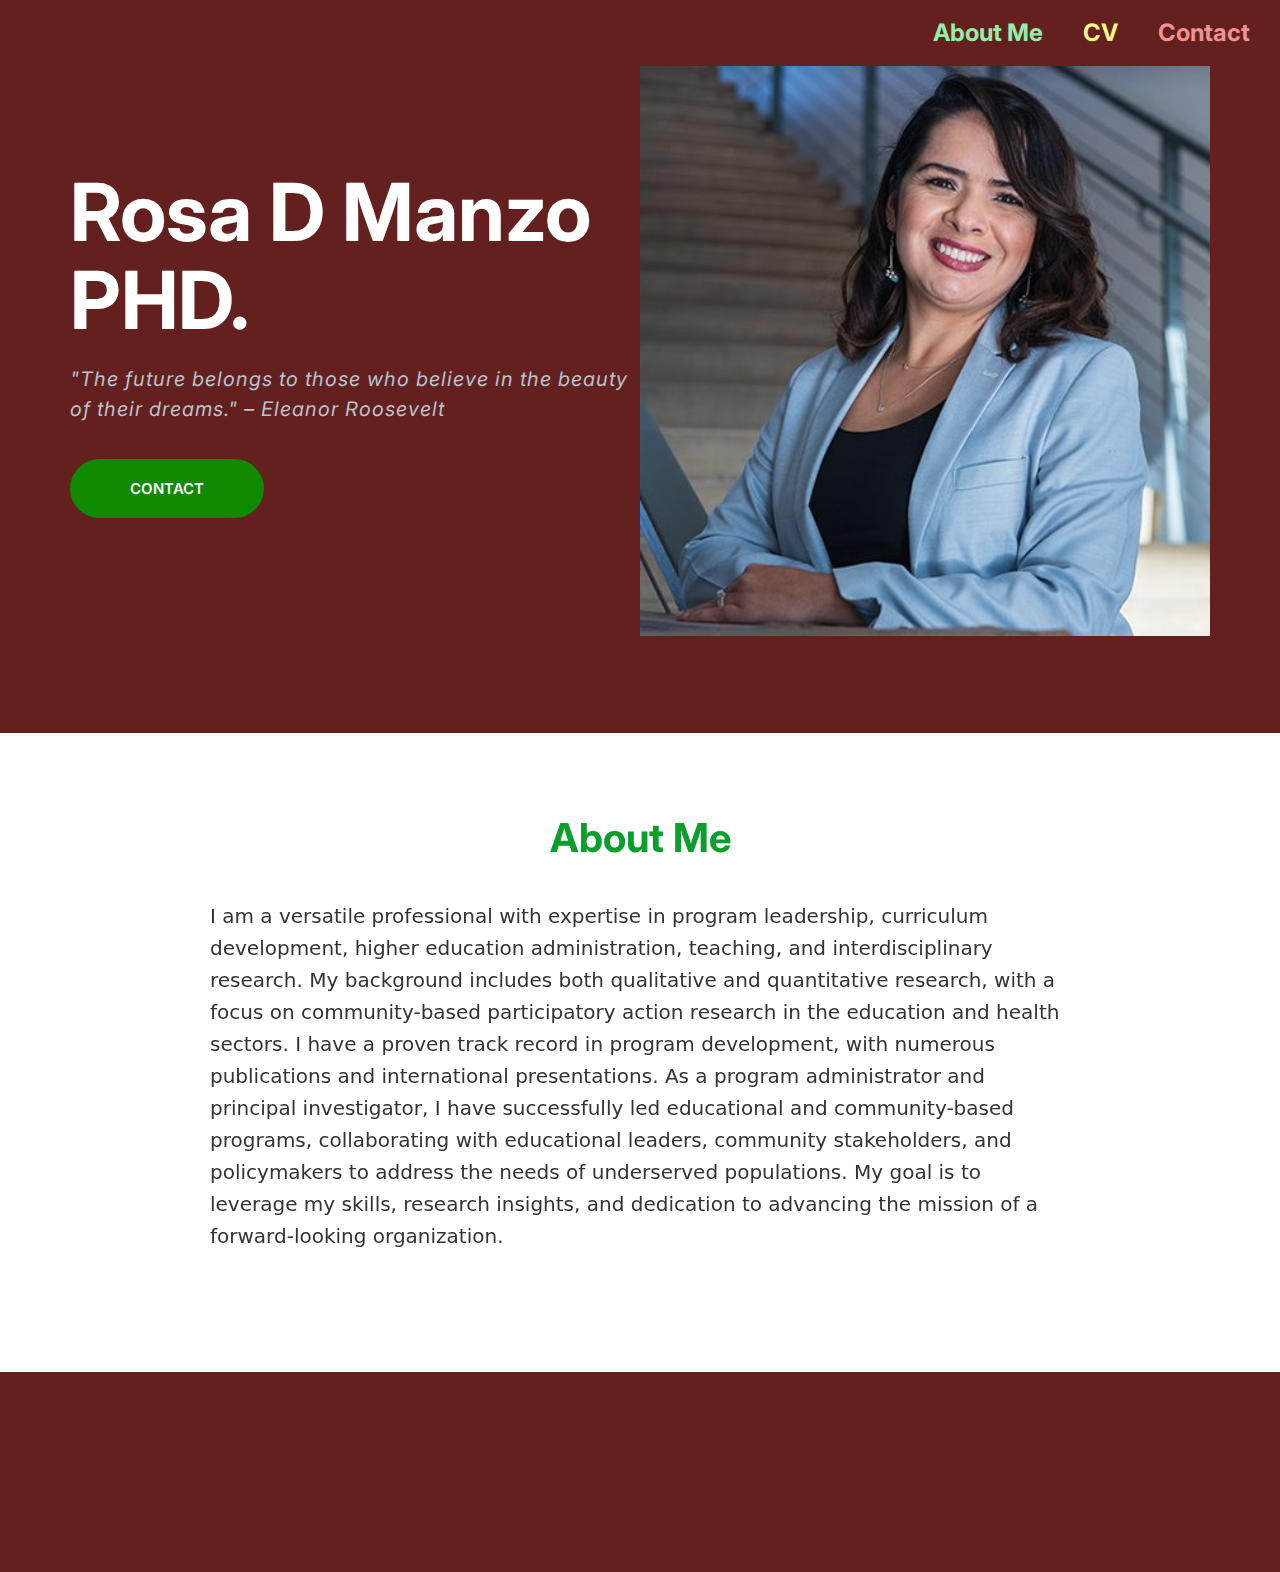
<file: index.html>
<!DOCTYPE html>
<html lang="en">
  <head>
    <meta charset="UTF-8" />
    <meta name="viewport" content="width=device-width, initial-scale=1.0" />
    <meta
      name="description"
      content="Deploy your websites in less than 60 seconds."
    />
    <meta
      property="og:title"
      content="Moshify - Deploy your websites in less than 60 seconds."
    />
    <meta
      property="og:description"
      content="Moshify is an imginary cloud hosting company. It's designed to teach people how to build modern websites using HTML5 and CSS3. To learn how to build this website from scratch, get the Ultimate HTML and CSS course on codewithmosh.com."
    />
    <meta property="og:type" content="website" />
    <!-- <meta property="og:image" content="http://moshified.com/moshify.jpg" /> -->
    <!-- <meta property="og:url" content="http://moshified.com" /> -->
    <title></title>
    <!-- <link rel="icon" href="images/favicon-sm.png" /> -->
    <!-- <link rel="apple-touch-icon" sizes="72x72" href="images/favicon-md.png" />
    <link rel="apple-touch-icon" sizes="144x144" href="images/favicon-lg.png" /> -->
    <link rel="preconnect" href="https://fonts.gstatic.com" />
    <link
      href="https://fonts.googleapis.com/css2?family=Inter:wght@400;600;700&display=swap"
      rel="stylesheet"
    />
    <link rel="stylesheet" href="css/normalize.css" />

    <link rel="stylesheet" href="css/styles.css" />
    <link rel="stylesheet" href="https://unpkg.com/aos@next/dist/aos.css" />
  </head>
  <body>
    <header>
      <nav class="nav collapsible">
        <a aria-label="Moshify" class="nav__brand" href="/">
          <!-- <img src="images/house.svg" alt="" -->
          <!-- /> -->
        </a>
        <svg class="icon icon--white nav__toggler">
          <use href="images/sprite.svg#menu"></use>
        </svg>
        <ul class="list nav__list collapsible__content">
          <li class="nav__item" id="nav__item1">
            <a class="non_default_link" href="./pages/about_me.html"
              >About Me</a
            >
          </li>
          <li class="nav__item" id="nav__item2">
            <a class="non_default_link" href="./pages/cv.html">CV</a>
          </li>
          <li class="nav__item" id="nav__item3">
            <a class="non_default_link" href="./pages/contact_me.html"
              >Contact</a
            >
          </li>
        </ul>
      </nav>
    </header>
    <section class="block block--dark block--skewed-left hero">
      <div class="container grid grid--1x2">
        <header class="block__header hero__content">
          <h1 data-aos="zoom-in-up" class="block__heading">
            Rosa D Manzo PHD.
          </h1>
          <p class="hero__tagline">
            "The future belongs to those who believe in the beauty of their
            dreams." – Eleanor Roosevelt
          </p>
          <a
            target="_blank"
            href="./pages/contact_me.html"
            class="btn btn--accent btn--stretched"
            >Contact</a
          >
        </header>
        <picture data-aos="zoom-in">
          <img class="hero__image" src="images/rosa_profile.jpg " alt="" />
        </picture>
      </div>
    </section>
    <section data-aos="zoom-in-up" class="block container block-domain">
      <header class="block__header_contact">
        <h2 class="about_me_header">About Me</h2>
        <p class="about_me_text">
          I am a versatile professional with expertise in program leadership,
          curriculum development, higher education administration, teaching, and
          interdisciplinary research. My background includes both qualitative
          and quantitative research, with a focus on community-based
          participatory action research in the education and health sectors. I
          have a proven track record in program development, with numerous
          publications and international presentations. As a program
          administrator and principal investigator, I have successfully led
          educational and community-based programs, collaborating with
          educational leaders, community stakeholders, and policymakers to
          address the needs of underserved populations. My goal is to leverage
          my skills, research insights, and dedication to advancing the mission
          of a forward-looking organization.
        </p>
      </header>
    </section>

    <footer class="block block--dark footer">
      <div class="container grid footer__sections">
        <section class="collapsible collapsible--expanded footer__section">
          <div class="collapsible__header">
            <h2 class="collapsible__heading footer__heading"></h2>
            <svg class="icon icon--white collapsible__chevron">
              <use href="images/sprite.svg#chevron"></use>
            </svg>
          </div>
          <div class="collapsible__content">
            <ul class="list">
              <li><a href="#"></a></li>
              <li><a href="#"></a></li>
              <li><a href="#"></a></li>
            </ul>
          </div>
        </section>
        <section class="collapsible footer__section">
          <div class="collapsible__header">
            <h2 class="collapsible__heading footer__heading"></h2>
            <svg class="icon icon--white collapsible__chevron">
              <use href="images/sprite.svg#chevron"></use>
            </svg>
          </div>
          <div class="collapsible__content">
            <ul class="list">
              <li><a href="#"></a></li>
              <li><a href="#"></a></li>
              <li><a href="#"></a></li>
            </ul>
          </div>
        </section>
        <section class="collapsible footer__section">
          <div class="collapsible__header">
            <h2 class="collapsible__heading footer__heading"></h2>
            <svg class="icon icon--white collapsible__chevron">
              <use href="images/sprite.svg#chevron"></use>
            </svg>
          </div>
          <div class="collapsible__content">
            <ul class="list">
              <li><a href="#"></a></li>
              <li><a href="#"></a></li>
              <li><a href="#"></a></li>
            </ul>
          </div>
        </section>
        <section class="collapsible footer__section">
          <div class="collapsible__header">
            <h2 class="collapsible__heading footer__heading"></h2>
            <svg class="icon icon--white collapsible__chevron">
              <use href="images/sprite.svg#chevron"></use>
            </svg>
          </div>
          <div class="collapsible__content">
            <ul class="list">
              <li><a href="#"></a></li>
              <li><a href="#"></a></li>
              <li><a href="#"></a></li>
            </ul>
          </div>
        </section>
        <div class="footer__brand">
          <!-- <img src="images/logo.svg" alt="" /> -->
          <p class="footer__copyright"></p>
        </div>
      </div>
    </footer>
    <script src="./js/main.js"></script>
    <script src="https://unpkg.com/aos@next/dist/aos.js"></script>
    <script>
      AOS.init();
    </script>
  </body>
</html>
</file>
<file: css/styles.css>
@import "./normalize.css";
:root {
  --color-primary: #2584ff;
  --color-secondary: #00d9ff;
  --color-accent: #108b00;
  --color-headings: #1b0760;
  --color-body: #918ca4;
  --color-body-darker: #5c5577;
  --color-border: #ccc;
  --border-radius: 30px;
}

*,
*::after,
*::before {
  box-sizing: border-box;
}

/* Typography */

::selection {
  background: var(--color-primary);
  color: #fff;
}

html {
  font-size: 62.5%;
}

img {
  width: 100%;
}

body {
  font-family: Inter, Arial, Helvetica, sans-serif;
  font-size: 2rem;
  line-height: 1.5;
  color: var(--color-body);
}

h1,
h2,
h3 {
  color: var(--color-headings);
  margin-bottom: 1rem;
  line-height: 1.1;
}

h1 {
  font-size: 6rem;
}

h2 {
  font-size: 4rem;
}

h3 {
  font-size: 2.8rem;
  font-weight: 600;
  line-height: 1.3;
}

p {
  margin-top: 0;
}

@media screen and (min-width: 1024px) {
  body {
    font-size: 1.8rem;
  }
  h1 {
    font-size: 8rem;
  }
  h2 {
    font-size: 4rem;
  }
  h3 {
    font-size: 2.4rem;
  }
}

/* Links */

a {
  text-decoration: none;
}

.link-arrow {
  color: var(--color-accent);
  text-transform: uppercase;
  font-size: 2rem;
  font-weight: bold;
}

.link-arrow::after {
  content: "-->";
  margin-left: 5px;
  transition: margin 0.15s;
}

.link-arrow:hover::after {
  margin-left: 10px;
}

@media screen and (min-width: 1024px) {
  .link-arrow {
    font-size: 1.5rem;
  }
}

/* Badges */

.badge {
  border-radius: 20px;
  font-size: 2rem;
  font-weight: 600;
  padding: 0.5rem 2rem;
  white-space: nowrap;
}

.badge--primary {
  background: var(--color-primary);
  color: #fff;
}

.badge--secondary {
  background: var(--color-secondary);
  color: #fff;
}

.badge--small {
  font-size: 1.6rem;
  padding: 0.5rem 1.5rem;
}

@media screen and (min-width: 1024px) {
  .badge {
    font-size: 1.5rem;
  }
  .badge--small {
    font-size: 1.2rem;
  }
}

/* Lists */

.list {
  list-style: none;
  padding-left: 0;
}

.list--inline .list__item {
  display: inline-block;
  margin-right: 2rem;
}

.list--tick {
  list-style-image: url(../images/tick.svg);
  padding-left: 3rem;
  color: var(--color-headings);
}

.list--tick .list__item {
  padding-left: 0.5rem;
  margin-bottom: 1rem;
}

@media screen and (min-width: 1024px) {
  .list--tick .list__item {
    padding-left: 0;
  }
}

/* Icons */

.icon {
  width: 40px;
  height: 40px;
}

.icon--small {
  width: 30px;
  height: 30px;
}

.icon--primary {
  fill: var(--color-primary);
}

.icon--white {
  fill: #fff;
}

.icon-container {
  background: #f3f9fa;
  width: 64px;
  height: 64px;
  border-radius: 100%;
  display: inline-flex;
  justify-content: center;
  align-items: center;
}

.icon-container--accent {
  background: var(--color-accent);
}

/* Buttons */

.btn {
  border-radius: 40px;
  border: 0;
  cursor: pointer;
  font-size: 1.8rem;
  font-weight: 600;
  margin: 1rem 0;
  outline: 0;
  padding: 2rem 4vw;
  text-align: center;
  text-transform: uppercase;
  white-space: nowrap;
}

.btn .icon {
  width: 2rem;
  height: 2rem;
  margin-right: 1rem;
  vertical-align: middle;
}

.btn--primary {
  background: var(--color-primary);
  color: #fff;
}

.btn--primary:hover {
  background: #3a8ffd;
}

.btn--secondary {
  background: var(--color-secondary);
  color: #fff;
}

.btn--secondary:hover {
  background: #05cdf0;
}

.btn--accent {
  background: var(--color-accent);
  color: #fff;
}

.btn--accent:hover {
  background: rgb(6, 131, 173);
}

.btn--outline {
  background: #fff;
  color: var(--color-headings);
  border: 2px solid var(--color-headings);
}

.btn--outline:hover {
  background: var(--color-headings);
  color: #fff;
}

.btn--stretched {
  padding-left: 6rem;
  padding-right: 6rem;
}

.btn--block {
  width: 100%;
  display: inline-block;
}

@media screen and (min-width: 1024px) {
  .btn {
    font-size: 1.5rem;
  }
}

/* Inputs */

.input {
  border-radius: var(--border-radius);
  border: 1px solid var(--color-border);
  color: var(--color-headings);
  font-size: 2rem;
  outline: 0;
  padding: 1.5rem 3.5rem;
}

::placeholder {
  color: #cdcbd7;
}

.input-group {
  border: 1px solid var(--color-border);
  border-radius: var(--border-radius);
  display: flex;
}

.input-group .input {
  border: 0;
  flex-grow: 1;
  padding: 1.5rem 2rem;
  width: 0;
}

.input-group .btn {
  margin: 4px;
}

@media screen and (min-width: 1024px) {
  .input {
    font-size: 1.5rem;
  }
}

/* Cards */

.card {
  border-radius: 7px;
  box-shadow: 0 0 20px 10px #f3f3f3;
  overflow: hidden;
}

.card__header,
.card__body {
  padding: 2rem 7%;
}

.card--primary .card__header {
  background: var(--color-primary);
  color: #fff;
}

.card--secondary .card__header {
  background: var(--color-secondary);
  color: #fff;
}

.card--primary .badge--primary {
  background: #126de4;
}

.card--secondary .badge--secondary {
  background: #02cdf1;
}

/* Plans */

.plan {
  transition: transform 0.2s ease-out;
}

.plan__name {
  color: #fff;
  margin: 0;
  font-weight: 500;
  font-size: 2.4rem;
}

.plan__price {
  font-size: 5rem;
}

.plan__billing-cycle {
  font-size: 2rem;
  font-weight: 300;
  opacity: 0.8;
  margin-right: 1rem;
}

.plan__description {
  font-size: 2rem;
  font-weight: 300;
  letter-spacing: 1px;
  display: block;
}

.plan .list__item {
  margin-bottom: 2rem;
}

.plan--popular .card__header {
  position: relative;
}

.plan--popular .card__header::before {
  content: url(../images/popular.svg);
  width: 40px;
  display: inline-block;
  position: absolute;
  top: -6px;
  right: 5%;
}

.plan:hover {
  transform: scale(1.05);
}

.plan--popular:hover {
  transform: scale(1.15);
}

@media screen and (min-width: 1024px) {
  .plan--popular {
    transform: scale(1.1);
  }
  .plan__name {
    font-size: 1.4rem;
  }
  .plan__price {
    font-size: 5rem;
  }
  .plan__billing-cycle {
    font-size: 1.6rem;
  }
  .plan__description {
    font-size: 1.7rem;
  }
}

/* Media */

.media {
  display: flex;
  margin-bottom: 4rem;
}

.media__title {
  margin-top: 0;
}

.media__body {
  margin: 0 2rem;
}

.media__image {
  margin-top: 1rem;
}

/* Quotes */

.quote {
  font-size: 3rem;
  font-style: italic;
  color: var(--color-body-darker);
  line-height: 1.3;
}

.quote__text::before {
  content: open-quote;
}

.quote__text::after {
  content: close-quote;
}

.quote__author {
  font-size: 2rem;
  font-weight: 500;
  font-style: normal;
  margin-bottom: 0;
}

.quote__organization {
  color: var(--color-headings);
  opacity: 0.4;
  font-size: 1.5rem;
  font-style: normal;
}

.quote__line {
  position: relative;
  bottom: 10px;
}

@media screen and (min-width: 1024px) {
  .quote {
    font-size: 2rem;
  }
  .quote__author {
    font-size: 2.4rem;
  }
  .quote__organization {
    font-size: 1.6rem;
  }
}

/* Grids */

.grid {
  display: grid;
}

@media screen and (min-width: 768px) {
  .grid--1x2 {
    grid-template-columns: repeat(2, 1fr);
  }
}

@media screen and (min-width: 1024px) {
  .grid--1x3 {
    grid-template-columns: repeat(3, 1fr);
  }
}

/* Testimonials */

.testimonial {
  padding: 3rem;
}

.testimonial .quote {
  margin: 2rem 0;
  font-size: 110%;
}

.testimonial__image {
  position: relative;
  margin: 0 3rem;
}

.testimonial__image > .icon-container {
  position: absolute;
  top: 3rem;
  right: -32px;
}

@media screen and (min-width: 768px) {
  .testimonial__image {
    margin: 0;
  }
  .testimonial .quote {
    margin: 5rem 0 0 6rem;
    font-size: 120%;
    line-height: 1.5;
  }
}

/* Callouts */

.callout {
  padding: 4rem;
  border-radius: 5px;
}

.callout--primary {
  background: var(--color-primary);
  color: #fff;
}

.callout__heading {
  color: #fff;
  margin-top: 0;
  font-size: 3rem;
}

.callout .btn {
  justify-self: center;
  align-self: center;
}

.callout__content {
  text-align: center;
}

@media screen and (min-width: 768px) {
  .callout .grid--1x2 {
    grid-template-columns: 1fr auto;
  }
  .callout__content {
    text-align: left;
  }
  .callout .btn {
    justify-self: start;
    margin: 0 2rem;
  }
}

/* Collapsibles */

.collapsible__header {
  display: flex;
  justify-content: space-between;
}

.collapsible__heading {
  margin-top: 0;
  font-size: 3rem;
}

.collapsible__chevron {
  transform: rotate(-90deg);
  transition: transform 0.3s;
}

.collapsible__content {
  max-height: 0;
  overflow: hidden;
  opacity: 0;
  transition: all 0.3s;
}

.collapsible--expanded .collapsible__chevron {
  transform: rotate(0);
}

.collapsible--expanded .collapsible__content {
  max-height: 100%;
  opacity: 1;
}

/* Blocks */

.block {
  --padding-vertical: 5rem;
  padding: var(--padding-vertical) 2rem;
}

.block__header {
  text-align: center;
  margin-bottom: 4rem;
}

.block__heading {
  margin-top: 0;
}

.block--dark {
  background: #641f1f;
  color: #7b858b;
}

.block--dark h1,
.block--dark h2,
.block--dark h3 {
  color: #fff;
}

.block--skewed-right {
  padding-bottom: calc(var(--padding-vertical) + 4rem);
  /* clip-path: polygon(0% 0%, 100% 0%, 100% 100%, 0% 95%); */
}

.block--skewed-left {
  padding-bottom: calc(var(--padding-vertical) + 4rem);
  /* clip-path: polygon(0% 0%, 100% 0%, 100% 95%, 0% 100%); */
}

.container {
  max-width: 1140px;
  margin: 0 auto;
}

/* Navigation Bar */

.nav {
  background: #641f1f;
  display: flex;
  justify-content: space-between;
  flex-wrap: wrap;
  padding: 1rem;
  align-items: center;
}

.nav__list {
  width: 100%;
  margin: 0;
}

.nav__item {
  padding: 0.5rem 2rem;
  border-bottom: 1px solid #fff;
  font-size: 1.5em;
}

.nav__item:last-of-type {
  border-bottom: none;
}

.nav__item > a {
  transition: color 0.3s;
  font-weight: bolder;
}

#nav__item0 > a {
  color: #6fd4f3;
}
#nav__item1 > a {
  color: #93efa7;
}
#nav__item2 > a {
  color: #f4f885;
}
#nav__item3 > a {
  color: #ef9292;
}

.nav__item > a:hover {
  color: #fff;
}

.nav__toggler {
  opacity: 0.5;
  transition: box-shadow 0.15s;
  cursor: pointer;
}

.nav.collapsible--expanded .nav__toggler {
  opacity: 1;
  box-shadow: 0 0 0 3px #666;
  border-radius: 5px;
}

.nav__brand {
  transform: translateY(5px);
  width: 150px;
}

@media screen and (min-width: 768px) {
  .nav__toggler {
    display: none;
  }
  .nav__list {
    width: auto;
    display: flex;
    font-size: 1.6rem;
    max-height: 100%;
    opacity: 1;
  }
  .nav__item {
    border: 0;
  }
}

/* Hero */

.hero__tagline {
  font-size: 2rem;
  font-style: italic;
  color: #b9c3cf;
  letter-spacing: 1px;
  margin: 2rem 0 5rem;
}

@media screen and (min-width: 768px) {
  .hero__content {
    text-align: left;
    align-self: center;
  }
}

@media screen and (min-width: 1024px) {
  .hero {
    padding-top: 0;
  }
}

/* Domain Block */

.block-domain .input-group {
  box-shadow: 0 0 30px 20px #e6ebee;
  border: 0;
  margin: 4rem auto;
  max-width: 670px;
}

.block-domain__prices {
  color: var(--color-headings);
  display: grid;
  grid-template-columns: repeat(2, 1fr);
  grid-template-rows: repeat(2, 6rem);
  font-size: 2rem;
  font-weight: 600;
  justify-items: center;
  max-width: 700px;
  margin: 0 auto;
}

@media screen and (min-width: 768px) {
  .block-domain__prices {
    grid-template-columns: repeat(auto-fit, minmax(10rem, 1fr));
  }
}

/* Plans Block */

.block-plans .grid {
  gap: 8rem 4rem;
}

.block-plans .card {
  max-width: 500px;
  margin: 0 auto;
}

/* Features */

.feature {
  gap: 4rem 2rem;
  margin: 12rem 0;
}

.feature:first-of-type {
  margin-top: 6rem;
}

.feature__heading {
  margin: 1rem 0;
}

@media screen and (min-width: 768px) {
  .feature:nth-of-type(even) .feature__content {
    order: 2;
  }
}

/* Showcase Block */

@media screen and (min-width: 768px) {
  .block-showcase .grid {
    grid-template-columns: 50% 50%;
  }
  .block-showcase__image {
    justify-self: end;
  }
  .block-showcase__image > img {
    width: auto;
    max-width: 700px;
  }
}

/* Footer */

.footer {
  /* background: #232323; */
  padding-top: 10rem;
}

.footer a {
  color: #777;
  transition: color 0.3s;
}

.footer a:hover {
  color: #fff;
}

.footer__section {
  padding: 2rem;
  border-bottom: 1px solid #393939;
}

.footer__section .list {
  margin: 0;
}

.footer__heading {
  text-transform: uppercase;
  font-weight: 600;
  font-size: 2.5rem;
  line-height: 1.5;
}

.footer__brand {
  margin-top: 5rem;
  text-align: center;
}

.footer__brand img {
  max-width: 230px;
}

.footer__copyright {
  font-size: 2.1rem;
  color: #fff;
  opacity: 0.3;
}

@media screen and (min-width: 768px) {
  .footer {
    font-size: 1.5rem;
  }
  .footer__sections {
    grid-template-columns: repeat(auto-fit, minmax(10rem, 1fr));
  }
  .footer .collapsible__chevron {
    display: none;
  }
  .footer .collapsible__content {
    opacity: 1;
    max-height: 100%;
  }
  .footer__brand {
    order: -1;
    margin-top: 1rem;
  }
  .footer__copyright {
    font-size: 1.5rem;
  }
  .footer__section {
    border: 0;
  }
  .footer__heading {
    font-size: 1.6rem;
  }
}

.about_me_text {
  font-family: system-ui, -apple-system, BlinkMacSystemFont, "Segoe UI", Roboto,
    Oxygen, Ubuntu, Cantarell, "Open Sans", "Helvetica Neue", sans-serif;
  font-size: 2rem; /* Standard font size for readability */
  line-height: 1.6; /* Increases line spacing for readability */
  color: #333; /* A dark, neutral color for the text */
  text-align: left; /* Aligns the text on both sides, creating a more traditional look */
  margin: 20px auto; /* Adds space around the paragraph */
  width: 80%; /* Controls the width for better text wrapping */
  padding: 10px;
}
.about_me_header {
  color: #0a9e2a;
}

/* Sign-up Callout */

.callout-signup {
  transform: translateY(5rem);
}

/* About me page */

.about_me_hero {
  display: flex;
  justify-content: center;
}

.about_me_header_1_header {
  text-align: center;
}

/* My socials */

.block__header_contact {
  display: flex;
  flex-direction: column;
  width: 100%;
  height: 100%;
  justify-content: center;
  align-items: center;
  margin-bottom: 4rem;
}
.about_me_header_contact {
  text-align: center;
  color: #ff5252;
}

.social_media {
  display: flex;
  width: 100%;
  height: 100%;
  /* background-color: #00d9ff; */
}

.linkedIn {
  width: 25%;
  height: 10%;
  background-color: red;
}

.email {
  width: 25%;
  height: 10%;
  background-color: red;
}

.Phone_number {
  width: 25%;
  height: 10%;
  background-color: red;
}
</file>
